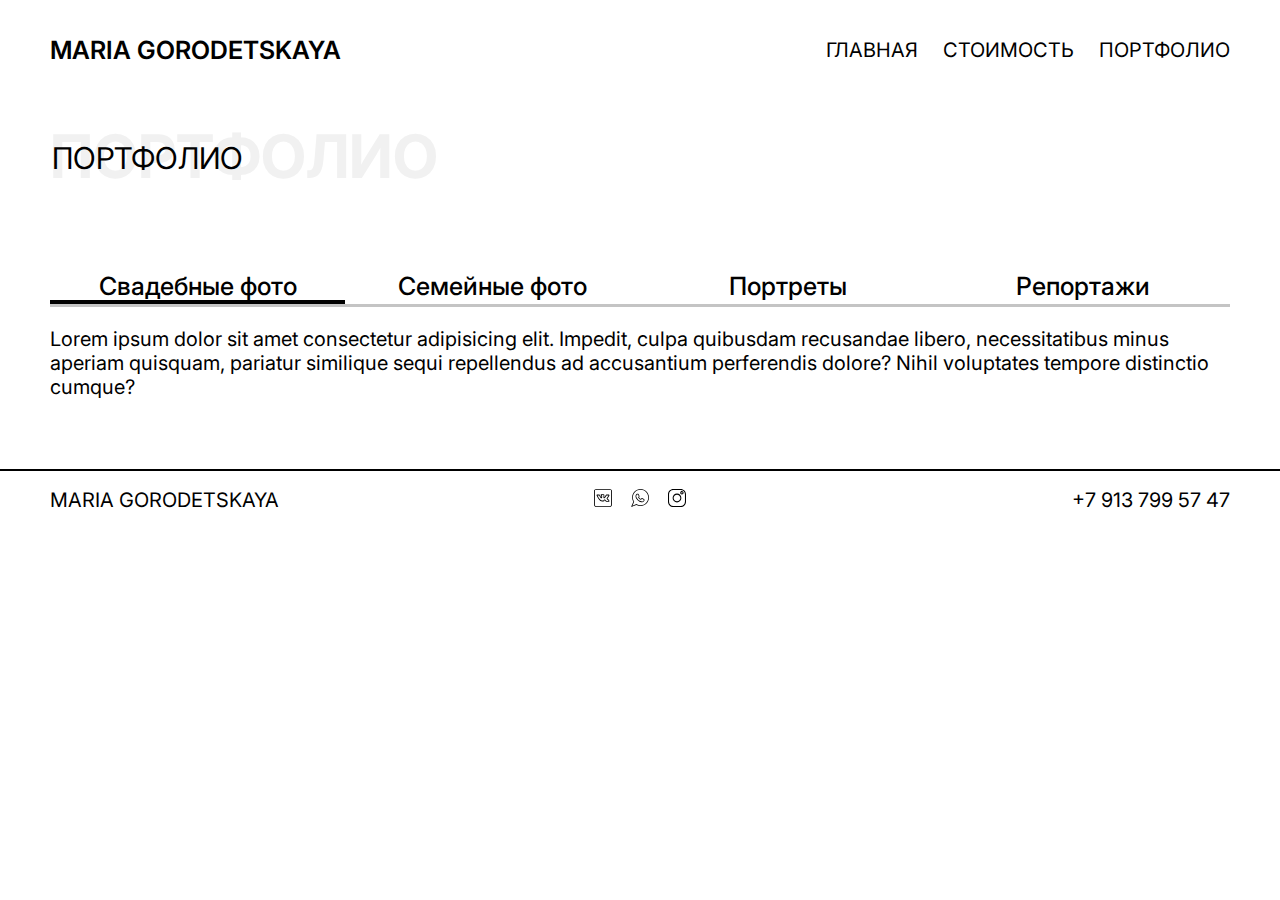
<file: portfolio.html>
<!DOCTYPE html>
<html lang="en">
<head>
    <meta charset="UTF-8">
    <meta http-equiv="X-UA-Compatible" content="IE=edge">
    <meta name="viewport" content="width=device-width, initial-scale=1.0">
    
    <link rel="stylesheet" href="style/potfolio.css">
    <link href="https://fonts.googleapis.com/css?family=Inter:regular,700,500,600" rel="stylesheet" />
    <title>MARIA GORODETSKAYA</title>
</head>
<body>
    <div class="conteiner">
        <header class="header">
            <div class="wrapper">
                <div class="header_body">
                    <a href="index.html" class="header_logo">
                        MARIA GORODETSKAYA
                    </a>
                    <div class="header_burger">
                        <span></span>
                    </div>
                    <nav class="header_menu">
                        <ul class="header_list">
                            <li>
                                <a href="index.html" class="header_link">ГЛАВНАЯ</a>
                            </li>
                            <li>
                                <a href="stoim.html" class="header_link">СТОИМОСТЬ</a>
                            </li>
                            <li>
                                <a href="portfolio.html" class="header_link">ПОРТФОЛИО
                                </a>
                            </li>
                        </ul>
                        <div class="bug_foot">
                            <div class="line"></div>
                            <div class="bug_nav">
                                <div class="it2">
                                    <a href="https://vk.com/public211343869" target="_blank"><img src="img/vk.svg" alt=""></a>
                                    <a href="https://wa.me/79137995747" target="_blank" style="margin-left: 14px;"><img src="img/wt.svg" alt=""></a>
                                    <a href="https://instagram.com/masha_gorodetskaya.ph?utm_medium=copy_link" target="_blank" style="margin-left: 14px;"><img src="img/inst.svg" alt=""></a>
                                </div>
                                <div class="bug_line"></div>
                                <a href="tel:+79137995747" type="tel">+7 913 799 57 47</a>
                            </div>
                        </div>
                    </nav>
                </div>
            </div>
        </header>

        <div class="main">
            <div class="wrapper">
                <div class="tx">
                    <h1>ПОРТФОЛИО</h1>
                    <h2>ПОРТФОЛИО</h2>
                </div>

                <div class="tab">
                    <nav class="tabs_items">
                        <div class="tabs_item active" data-tab ="tab-1">Свадебные фото</div>
                        <div class="tabs_item" data-tab ="tab-2">Семейные фото</div>
                        <div class="tabs_item" data-tab ="tab-3">Портреты</div>
                        <div class="tabs_item" data-tab ="tab-4">Репортажи</div>
                    </nav>
                    <div class="tabs_body">
                        <div class="tabs_block tab-1 active" id="tab_01">
                            Lorem ipsum dolor sit amet consectetur adipisicing elit. Impedit, culpa quibusdam recusandae libero, necessitatibus minus aperiam quisquam, pariatur similique sequi repellendus ad accusantium perferendis dolore? Nihil voluptates tempore distinctio cumque?
                        </div>
                        <div class="tabs_block tab-2" id="tab_02">
                            Lorem ipsum dolor sit amet consectetur adipisicing elit.
                        </div>
                        <div class="tabs_block tab-3" id="tab_03">
                            Lorem ipsum dolor sit amet consectetur adipisicing elit. Impedit, culpa quibusdam recusandae libero,
                        </div>
                        <div class="tabs_block tab-4" id="tab_04">
                            Lorem, ipsum dolor sit amet consectetur adipisicing elit. Voluptates vitae accusamus quibusdam sit, excepturi, eligendi quidem, sed architecto sint minima quaerat mollitia debitis facilis dolorem adipisci iusto vel omnis non.
                            Vitae fugiat aspernatur dolorem incidunt, iusto illo veniam dignissimos, culpa tenetur totam repudiandae ducimus fugit voluptatum ratione accusantium provident pariatur. Illo provident eaque voluptates doloremque voluptatem molestias ipsum officia eius?
                            Reprehenderit officia sunt quasi eaque quia. Expedita possimus illum voluptate aspernatur saepe voluptatem eius illo. Perferendis quas aliquid impedit. Modi odit omnis adipisci dolorem inventore et ut, quidem atque possimus.
                            Eius maxime sed provident, sint temporibus dolorum aliquid consequatur tempore soluta rem beatae officia mollitia dolores delectus sapiente fugiat. Quo assumenda amet repudiandae voluptatum autem suscipit odio unde quis quidem!
                            Laudantium possimus hic unde ullam, alias aliquid magnam consequatur harum temporibus non iure nihil incidunt, iusto quis porro? Ea illum maiores quod quo non, dignissimos laudantium veritatis quae aut eius!
                        </div>
                    </div>

                </div>
            </div>
        </div>

        <footer>
            <div class="line"></div>
            <div class="foot">
                <div class="it1"><span>MARIA GORODETSKAYA</span></div>
                <div class="it2">
                    <a href="https://vk.com/public211343869" target="_blank"><img src="img/vk.svg" alt=""></a>
                    <a href="https://wa.me/79137995747" target="_blank" style="margin-left: 14px;"><img src="img/wt.svg" alt=""></a>
                    <a href="https://instagram.com/masha_gorodetskaya.ph?utm_medium=copy_link" target="_blank" style="margin-left: 14px;"><img src="img/inst.svg" alt=""></a>
                </div>
                <div class="it3"><a href="tel:+79137995747" type="tel">+7 913 799 57 47</a></div>
            </div>
        </footer>
    </div>
    <script src="jquery-3.6.0.min.js"></script>
    <script src="bg.js"></script>
</body>
</html>
</file>
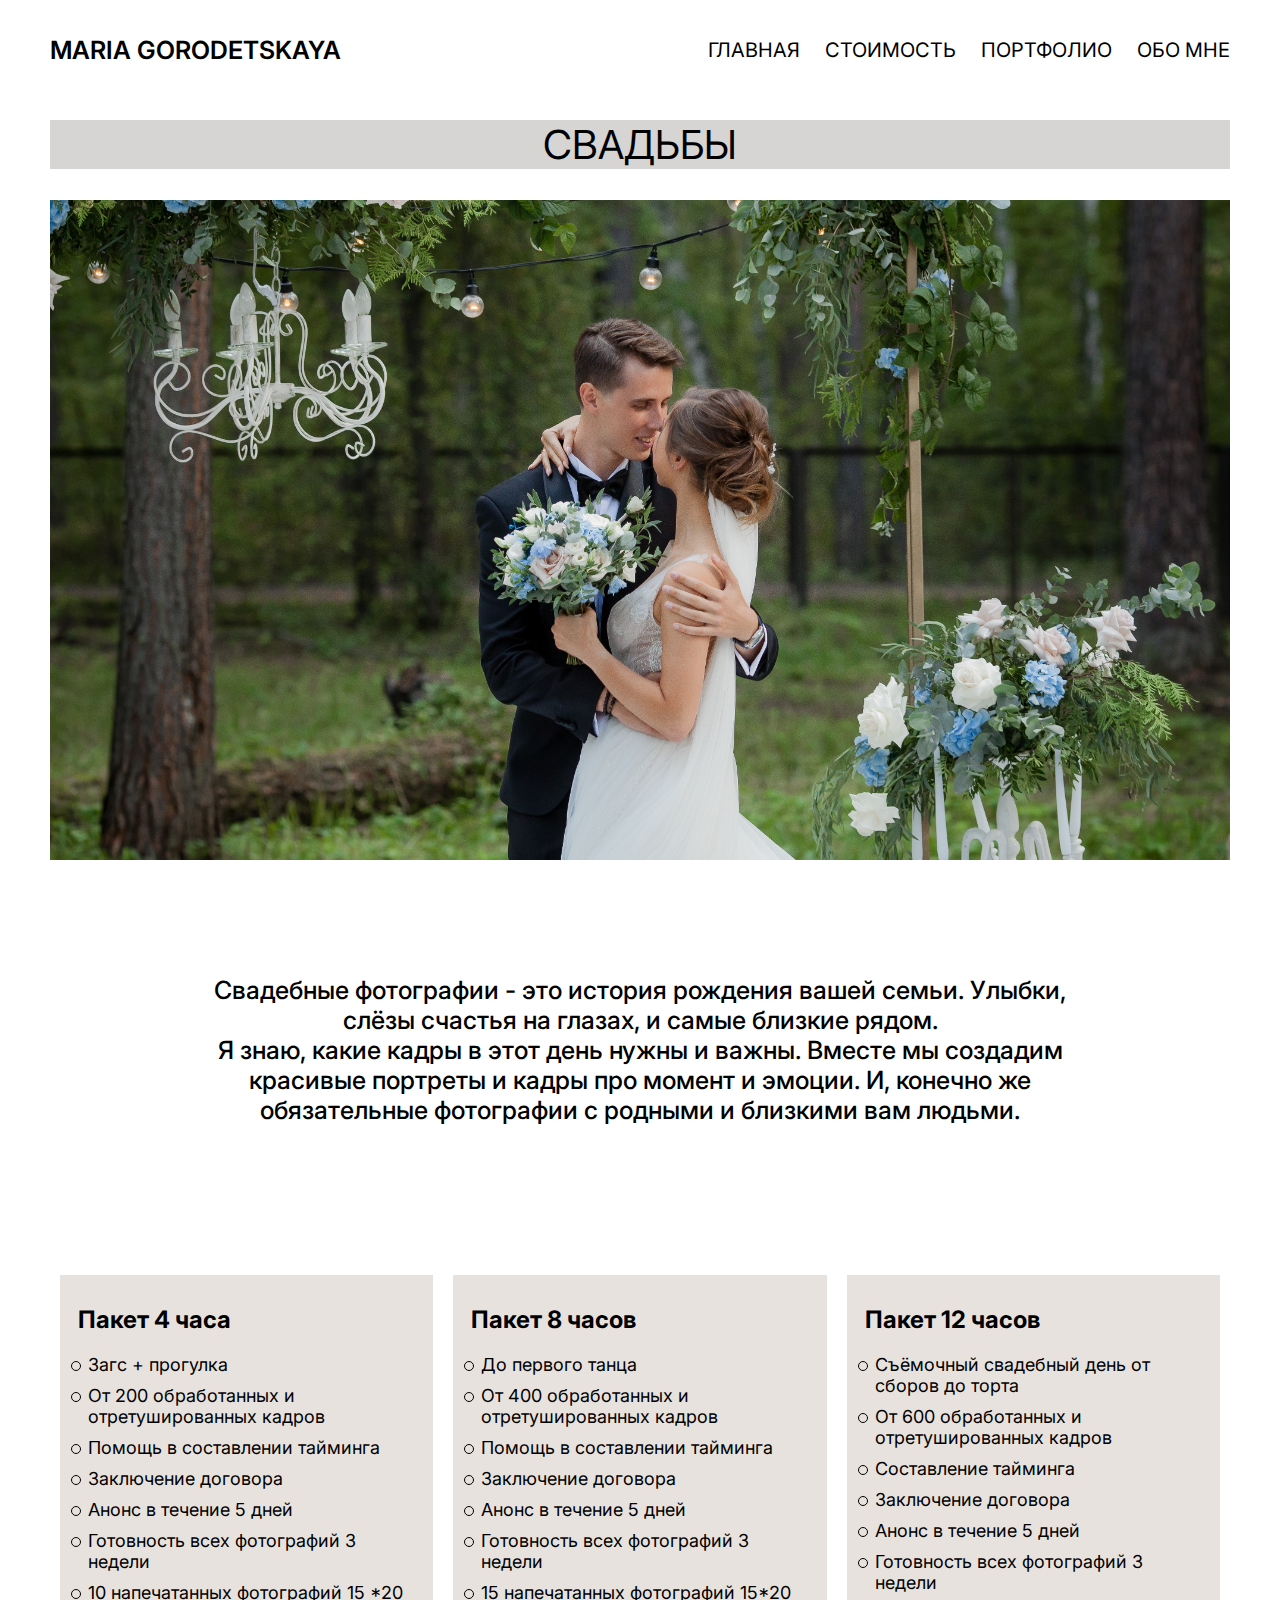
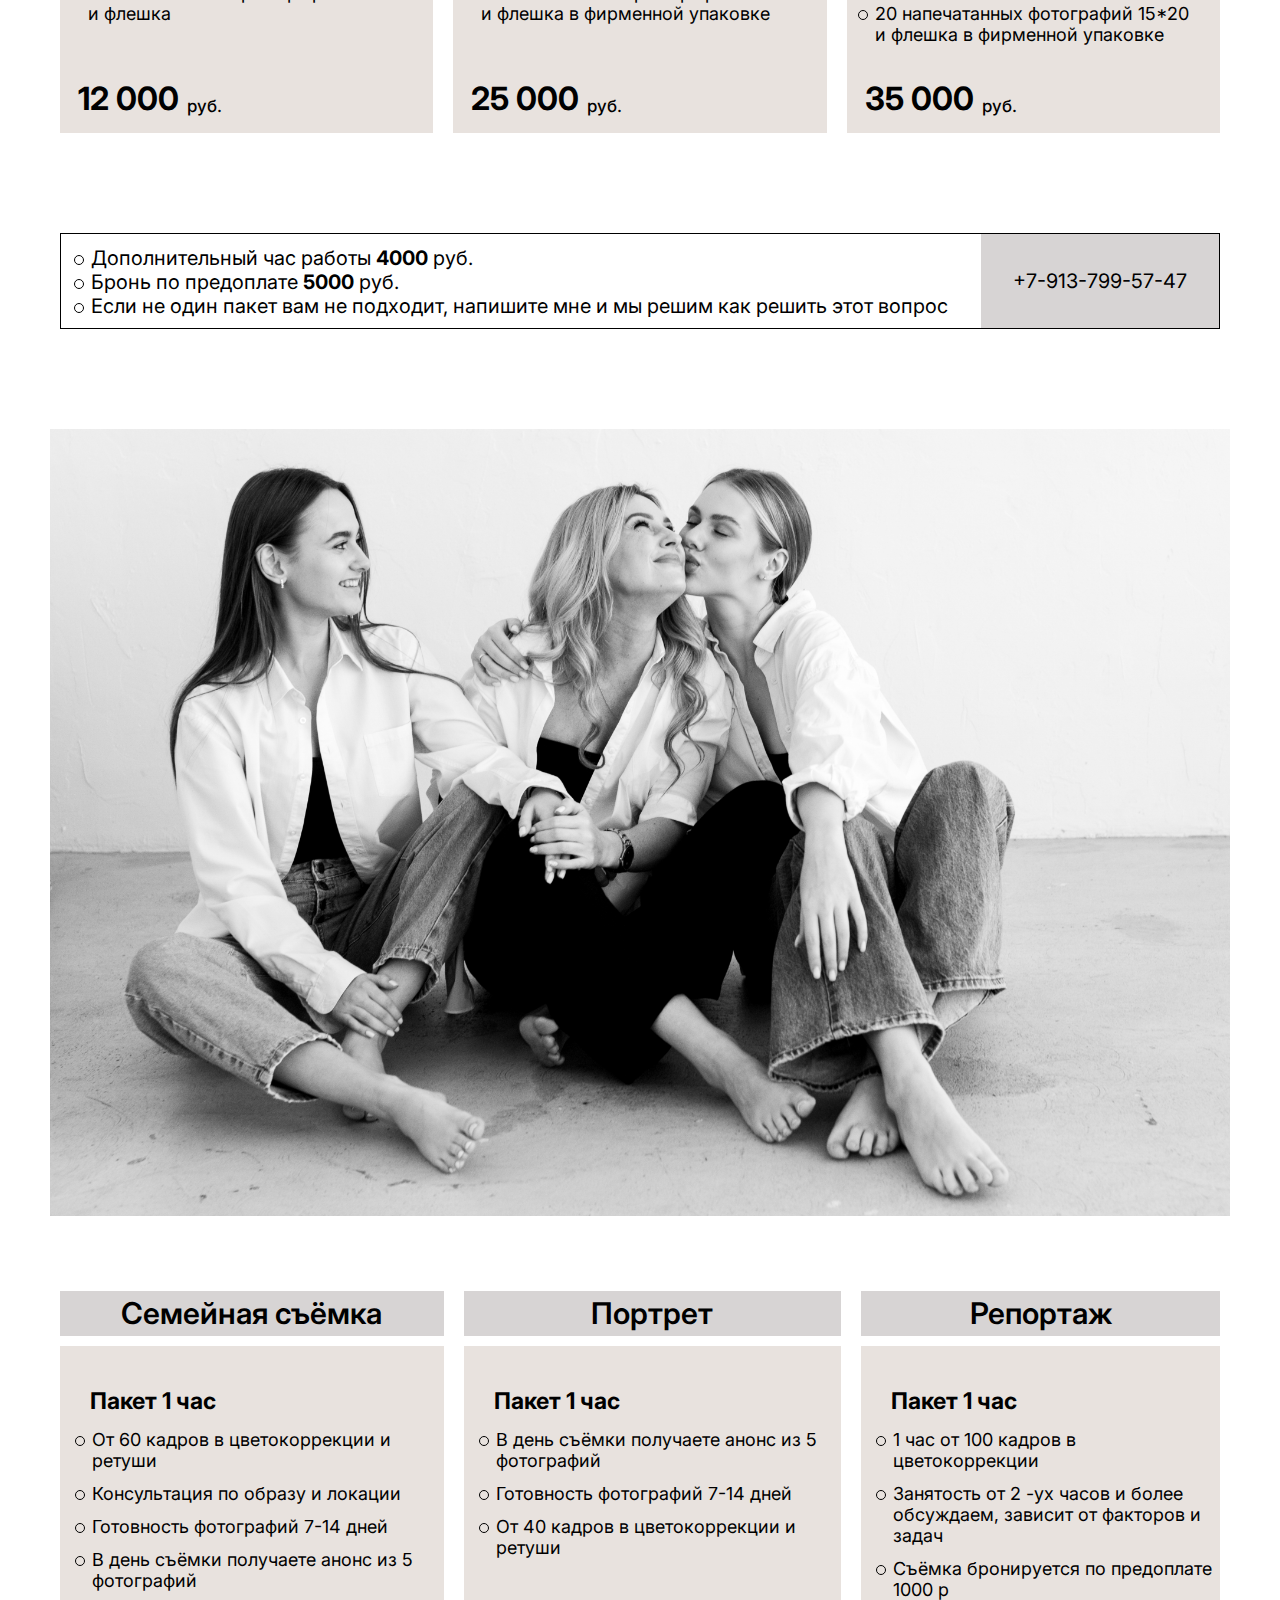
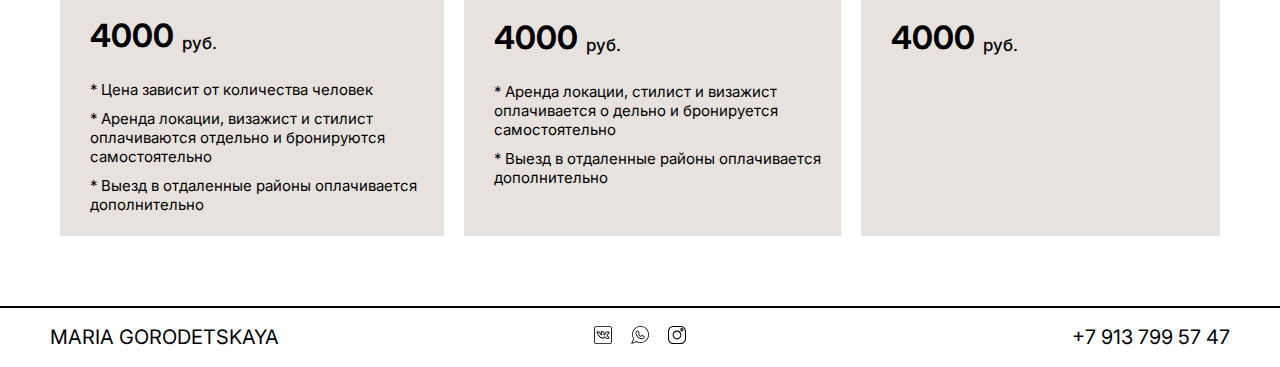
<file: stoim.html>
<!DOCTYPE html>
<html lang="en">
<head>
    <meta charset="UTF-8">
    <meta http-equiv="X-UA-Compatible" content="IE=edge">
    <meta name="viewport" content="width=device-width, initial-scale=1.0">
    
    <link rel="stylesheet" href="style/stoim.css">
    <link href="https://fonts.googleapis.com/css?family=Inter:regular,500,600" rel="stylesheet" />
    <title>MARIA GORODETSKAYA</title>
</head>
<body>
    <div class="conteiner">
        <header class="header">
            <div class="wrapper">
                <div class="header_body">
                    <a href="index.html" class="header_logo">
                        MARIA GORODETSKAYA
                    </a>
                    <div class="header_burger">
                        <span></span>
                    </div>
                    <nav class="header_menu">
                        <ul class="header_list">
                            <li>
                                <a href="index.html" class="header_link">ГЛАВНАЯ</a>
                            </li>
                            <li>
                                <a href="stoim.html" class="header_link">СТОИМОСТЬ</a>
                            </li>
                            <li>
                                <a href="portfolio.html" class="header_link">ПОРТФОЛИО
                                </a>
                            </li>
                            <li>
                                <a href="about.html" class="header_link">ОБО МНЕ</a>
                            </li>
                        </ul>
                        <div class="bug_foot">
                            <div class="line"></div>
                            <div class="bug_nav">
                                <div class="it2">
                                    <a href="https://vk.com/public211343869" target="_blank"><img src="img/vk.svg" alt=""></a>
                                    <a href="https://wa.me/79137995747" target="_blank" style="margin-left: 14px;"><img src="img/wt.svg" alt=""></a>
                                    <a href="https://instagram.com/masha_gorodetskaya.ph?utm_medium=copy_link" target="_blank" style="margin-left: 14px;"><img src="img/inst.svg" alt=""></a>
                                </div>
                                <div class="bug_line"></div>
                                <a href="tel:+79137995747" type="tel">+7 913 799 57 47</a>
                            </div>
                        </div>
                    </nav>
                </div>
            </div>
        </header>

        <div class="main">
            <div class="svad">
                <div class="svad_foto">
                    <h1>СВАДЬБЫ</h1>
                    <img src="img/sv.jpg" id="sv">
                </div>
                <div class="bl">
                    <div class="bl_wr">
                        <p>Свадебные фотографии - это история рождения вашей семьи. Улыбки, слёзы счастья на глазах, и самые близкие рядом.
                            <br>
                            Я знаю, какие кадры в этот день нужны и важны. Вместе мы создадим красивые портреты и кадры про момент и эмоции. И, конечно же обязательные фотографии с родными и близкими вам людьми.</p>
                    </div>
                </div>
                <div class="pak">
                    <div class="pak_">
                        <div class="pak_1">
                            <h1>Пакет 4 часа</h1>
                            <ul style="list-style: url(img/ul.svg);">
                                <li class="pak_list">Загс + прогулка</li>
                                <li class="pak_list">От 200 обработанных и отретушированных кадров</li>
                                <li class="pak_list">Помощь в составлении тайминга</li>
                                <li class="pak_list">Заключение договора</li>
                                <li class="pak_list">Анонс в течение 5 дней</li>
                                <li class="pak_list">Готовность всех фотографий 3 недели</li>
                                <li class="pak_list">10 напечатанных фотографий 15 *20 и флешка</li>
                            </ul>
                            <div class="cen"><h2>12 000</h2><p>&#160 руб.</p></div>
                        </div>
                        <div class="pak_1">
                            <h1>Пакет 8 часов</h1>
                            <ul style="list-style: url(img/ul.svg);">
                                <li class="pak_list">До первого танца</li>
                                <li class="pak_list">От 400 обработанных и отретушированных кадров</li>
                                <li class="pak_list">Помощь в составлении тайминга</li>
                                <li class="pak_list">Заключение договора</li>
                                <li class="pak_list">Анонс в течение 5 дней</li>
                                <li class="pak_list">Готовность всех фотографий 3 недели</li>
                                <li class="pak_list">15 напечатанных фотографий 15*20 и флешка в фирменной  упаковке</li>
                            </ul>
                            <div class="cen"><h2>25 000</h2><p>&#160 руб.</p></div>
                        </div>
                        <div class="pak_1">
                            <h1>Пакет 12 часов</h1>
                            <ul style="list-style: url(img/ul.svg);">
                                <li class="pak_list">Съёмочный свадебный день от сборов до торта</li>
                                <li class="pak_list">От 600 обработанных и отретушированных кадров</li>
                                <li class="pak_list">Составление тайминга</li>
                                <li class="pak_list">Заключение договора</li>
                                <li class="pak_list">Анонс в течение 5 дней</li>
                                <li class="pak_list">Готовность всех фотографий 3 недели</li>
                                <li class="pak_list">20 напечатанных фотографий 15*20 и флешка в фирменной упаковке</li>
                            </ul>
                            <div class="cen"><h2>35 000</h2><p>&#160 руб.</p></div>
                        </div>
                    </div>

                    <div class="zap">
                        <div class="zap_txt">
                            <ul style="list-style: url(img/ul.svg);">
                                <li class="zap_link">Дополнительный час работы <span>4000</span> руб.</li>
                                <li class="zap_link">Бронь по предоплате <span>5000</span> руб.</li>
                                <li class="zap_link">Если не один пакет вам не подходит, напишите мне и мы решим как решить этот вопрос</li>
                            </ul>
                        </div>
                        <div class="zap_tel">
                            <a href="tel:+79137995747">
                                <div class="zap_btn"><p>+7-913-799-57-47</p></div>
                            </a>
                        </div>
                    </div>
                </div>
            </div>

            <div class="ost">
                <img src="img/ost.jpg" id="ost_img">
                <div class="ost_pak">
                    <div class="ost_it">
                        <div id="ost_it_h">Семейная  съёмка</div>
                        <div class="ost_item">
                            
                            <h1>Пакет 1 час</h1>
                            <ul style="list-style: url(img/ul.svg);">
                                <li>От 60 кадров в цветокоррекции и ретуши</li>
                                <li>Консультация по образу и локации</li>
                                <li>Готовность фотографий 7-14 дней</li>
                                <li>В день съёмки получаете анонс из 5 фотографий</li>
                            </ul>
                            <div class="cen" id="cen_1"><h2>4000</h2><p>&#160 руб.</p></div>
                            <div class="ps">
                                <p>* Цена зависит от количества человек</p>
                                <p>* Аренда локации, визажист и стилист оплачиваются отдельно и бронируются самостоятельно </p>
                                <p>* Выезд в отдаленные районы оплачивается дополнительно 
                                </p>
                            </div>
                        </div>
                    </div>
                    <div class="ost_it">
                        <div id="ost_it_h">Портрет</div>
                        <div class="ost_item">
                            <h1>Пакет 1 час</h1>
                            <ul style="list-style: url(img/ul.svg);">
                                <li>В день съёмки получаете анонс из 5 фотографий</li>
                                <li>Готовность фотографий 7-14 дней</li>
                                <li>От 40 кадров в цветокоррекции и ретуши</li>
                            </ul>
                            <div class="cen" id="cen_2"><h2>4000</h2><p>&#160 руб.</p></div>
                            <div class="ps">
                                <p>* Аренда локации, стилист и визажист оплачивается о дельно и бронируется самостоятельно </p>
                                <p>* Выезд в отдаленные районы оплачивается дополнительно</p>
                            </div>
                        </div>
                    </div>
                    <div class="ost_it">
                        <div id="ost_it_h">Репортаж</div>
                        <div class="ost_item">
                            <h1>Пакет 1 час</h1>
                            <ul style="list-style: url(img/ul.svg);">
                                <li>1 час от 100 кадров в цветокоррекции</li>
                                <li>Занятость от 2 -ух часов и более обсуждаем, зависит от факторов и задач</li>
                                <li>Съёмка бронируется по предоплате 1000 р</li>
                            </ul>
                            <div class="cen" id="cen_3"><h2>4000</h2><p>&#160 руб.</p></div>
                        </div>
                    </div>
                </div>
            </div>

        </div>

        <footer>
            <div class="line"></div>
            <div class="foot">
                <div class="it1"><span>MARIA GORODETSKAYA</span></div>
                <div class="it2">
                    <a href="https://vk.com/public211343869" target="_blank"><img src="img/vk.svg" alt=""></a>
                    <a href="https://wa.me/79137995747" target="_blank" style="margin-left: 14px;"><img src="img/wt.svg" alt=""></a>
                    <a href="https://instagram.com/masha_gorodetskaya.ph?utm_medium=copy_link" target="_blank" style="margin-left: 14px;"><img src="img/inst.svg" alt=""></a>
                </div>
                <div class="it3"><a href="tel:+79137995747" type="tel">+7 913 799 57 47</a></div>
            </div>
        </footer>
    </div>
    <script src="jquery-3.6.0.min.js"></script>
    <script src="bg.js"></script>
</body>
</html>
</file>
<file: style/potfolio.css>
html,body{
    height: 100%;
    max-width: 100%;
    padding: 0;
    margin: 0;
    font-size: 20px;
    font-family: inter;
}
a{
    text-decoration: none;
    color: black;
}
.conteiner{
    overflow: hidden;
    margin: 0 auto;
    min-height: 100%;
    display: flex;
    flex-direction: column;
}
.main{
    margin-top: 120px;
}
/*----*/
footer{
    margin-top: 70px;
    width: 100%;
    height: 100%;
}
.line{
    width: 100%;
    height: 2px;
    background: #000;
}
.foot{
    padding: 0 15px;
    margin: 0 auto;
    height: 59px;
    max-width: 1180px;
    display:flex;
}
.foot span{
    line-height: 59px;
}
.it1{
    width: 229px;
    float: left;
}
.it2{
    align-items: center;
    margin: 0 auto;
    line-height: 59px;
}
.it3{
    width: 229px;
    text-align: end;
    line-height: 59px;
}


/**-----*/

/*header*/
.header_burger{
    display: none;
}


.header_logo{
    font-weight: 600;
    font-size: 25px;
    position: relative;
    z-index: 3;
}
.header{
    position: fixed;
    width: 100%;
    top: 0;
    left: 0;
    z-index: 50;
}
.header::before{
    content: '';
    position: absolute;
    top: 0;
    left: 0;
    width: 100%;
    height: 100%;
    background-color: rgb(255, 255, 255);
    z-index: 2;
}
.header_body{
    position: relative;
    display: flex;
    justify-content: space-between;
    height: 100px;
    align-items: center;
}
.wrapper{
    max-width: 1180px;
    margin: 0 auto;
    padding: 0 15px;
}
.header_list{
    display: flex;
    position: relative;
    z-index: 2;
}
.header_list li{
    list-style: none;
    margin-left: 25px;
}
.header_link{
    font-size: 20px;
    font-weight: 400;
}
.bug_foot{
    display: none;
}
/*----*/
.tx{
    position: relative;
    margin-bottom: 80px;
}
.tx h1{
    margin: 0;
    font-weight: 700;
    font-size: 100px;
    color: #F1F1F1;
}
.tx h2{
    top: 37px;
    left: 5px;
    position: absolute;
    margin: 0;
    font-weight: 400;
    font-size: 38px;
}

.tab{
    max-width: 1180px;
}
.tabs_items{
    display: flex;
    border-bottom: 3px solid #C4C4C4;
}
.tabs_item{
    flex: 0 1 25%;
    text-align: center;
    cursor: pointer;
    font-weight: 500;
    font-size: 25px;
    line-height: 28px;
}
.tabs_item:hover{
    border-bottom: 4px solid black;
}
.tabs_item.active{
    border-bottom: 4px solid black; 
}
.tabs_block{
    display: none;
}
.tabs_block.active{
    display: block;
    margin-top: 20px;
}



.img_item_vb{
    width: 100%;
    grid-column: span 2;
}
.img_item_vb img{
    width: 100%;
}
.img_item_big{
    position: relative;
    overflow: hidden;
    max-height: 734px;
    grid-row: span 2;
}
.img_item_big img{
    width: 100%;
    position: absolute;
    top: 50%;
    left: 50%;
    transform: translate(-50%, -50%);
}
.img_item img{
    width: 100%;
}
.img{
    max-width: 1084px;
    margin: 0 auto;
    display: grid;
    gap: 20px;
    grid-template-columns: repeat(2,1fr);
}

@media screen and (max-width:9000px){
    .tx h1{
        font-size: 60px;
    }
    .tx h2{
        top: 20px;
        left: 2px;
        font-size: 30px;
    }
}
@media screen and (max-width:730px){
    .img{
        gap: 15px
    }
    .tabs_item{
        font-size: 20px;
    }
    .tx{
        margin-bottom: 20px;
    }
}
@media screen and (max-width:550px){
    .tabs_item{
        overflow: hidden;
        height: 35px;
        font-size: 18px;
    }
}
@media screen and (max-width:450px){
    .tabs_item{
        height: 30px;
        font-size: 14px;
    }
    .tx h1{
        font-size: 40px;
    }
    .tx h2{
        top: 15px;
        left: 2px;
        font-size: 25px;
    }
}
@media screen and (max-width:350px){
    .tabs_item{
        font-weight: 400;
        font-size: 12px;
    }
}


/*----*/
@media screen and (max-width:910px){
    .header_body{
        height: 70px;
    }
    .header_logo{
        font-size: 20px;
    }
    .header_link{
        font-size: 18px;
    }
    .main{
        margin-top: 70px;
    }
}
@media screen and (max-width: 880px){
    .head p{
        font-size: 20px;
    }
    .nav{
        font-size: 16px;
    }
}
@media screen and (max-width: 810px){
    body.lock{
        overflow: hidden;
    }
    .header_logo{
        margin: 0 auto;
    }
    .slick-dotted.slick-slider{
        margin-bottom: 15px;
    }
    .header_burger{
        display: block;
        position: relative;
        width: 30px;
        height: 20px;
        z-index: 3;
    }
    .header_burger span{
        position: absolute;
        width: 100%;
        height: 2px;
        background-color: #000;
        left: 0;
        top: 9px;
        transition: all 0.3s ease 0s;
    }
    .header_burger::before,
    .header_burger::after{
        content: '';
        background-color: black;
        position: absolute;
        width: 100%;
        height: 2px;
        left: 0;
        transition: all 0.3s ease 0s;
    }
    .header_burger.active::before{
        transform: rotate(45deg);
        top: 9px;
    }
    .header_burger.active::after{
        transform: rotate(-45deg);
        bottom: 9px;
    }
    .header_burger.active span{
        transform: scale(0);
    }
    .header_burger::before{
        top: 0;
    }
    .header_burger::after{
        bottom: 0;
    }
    .header_menu{
        position: fixed;
        top: -100%;
        left: 0;
        width: 100%;
        height: 100%;
        background-color: white;
        padding: 70px 0 0 0 ;
        transition: all 0.5s ease 0s;
        overflow: auto;
    }
    .header_menu.active{
        top: 0;
    }
    .header_list{
        display: block;
    }
    .header_list li{
        margin: 0 0 30px 0;
    }
    footer{
        display: none;
    }
    .bug_foot{
        display: block;
    }
    .bug_nav{
        width: 60%;
        margin: 10% auto;
        text-align: center;
    }
    .bug_line{
        height: 1px;
        width: 100%;
        background: #000;
        margin-top: 7px;
        margin-bottom: 7px;
    }
    .it2{
        line-height: normal;
    }
}
/*---*/
</file>
<file: style/stoim.css>
html,body{
    height: 100%;
    max-width: 100%;
    padding: 0;
    margin: 0;
    font-size: 20px;
    font-family: inter;
}
a{
    text-decoration: none;
    color: black;
}
.conteiner{
    overflow: hidden;
    margin: 0 auto;
    min-height: 100%;
    display: flex;
    flex-direction: column;
}
/*----*/
footer{
    margin-top: 70px;
    width: 100%;
    height: 100%;
}
.line{
    width: 100%;
    height: 2px;
    background: #000;
}
.foot{
    padding: 0 15px;
    margin: 0 auto;
    height: 59px;
    max-width: 1180px;
    display:flex;
}
.foot span{
    line-height: 59px;
}
.it1{
    width: 229px;
    float: left;
}
.it2{
    align-items: center;
    margin: 0 auto;
    line-height: 59px;
}
.it3{
    width: 229px;
    text-align: end;
    line-height: 59px;
}


/**-----*/

/*header*/
.header_burger{
    display: none;
}


.header_logo{
    font-weight: 600;
    font-size: 25px;
    position: relative;
    z-index: 3;
}
.header{
    position: fixed;
    width: 100%;
    top: 0;
    left: 0;
    z-index: 50;
}
.header::before{
    content: '';
    position: absolute;
    top: 0;
    left: 0;
    width: 100%;
    height: 100%;
    background-color: rgb(255, 255, 255);
    z-index: 2;
}
.header_body{
    position: relative;
    display: flex;
    justify-content: space-between;
    height: 100px;
    align-items: center;
}
.wrapper{
    max-width: 1180px;
    margin: 0 auto;
    padding: 0 15px;
}
.header_list{
    display: flex;
    position: relative;
    z-index: 2;
}
.header_list li{
    list-style: none;
    margin-left: 25px;
}
.header_link{
    font-size: 20px;
    font-weight: 400;
}
.bug_foot{
    display: none;
}
.main{
    margin-top: 120px;
}
/*----*/

.svad_foto{
    max-width: 1180px;
    margin: 0 auto;
}
#sv{
    width: 100%;
    height: 100%;
    margin-top: 31px;
}
.svad_foto h1{
    font-weight: 400;
    font-size: 40px;
    width: auto;
    text-align: center;
    background: #D7D4D4;
    margin:0 ;
}
.bl{
    margin-top: 60px;
    width: 100%;
}
.bl_wr{
    margin: 0 auto;
    max-width: 1180px;
    border: 1px solid white;
    border-width: 0px 1px;
    text-align: center;
}
.bl_wr p{
    max-width: 907px;
    max-height: 150px;
    margin:auto;
    padding: 50px 0;
    font-weight: 500;
    font-size: 25px;
}
.pak{
    max-width: 1180px;
    margin: 100px auto 0 auto;
}
.pak_{
    display: flex;
}
.pak_1{
    width: 348px;
    background: #E8E2DE;
    margin: 0 10px;
    padding: 30px 20px 0 18px;
}
.pak_1 h1{
    font-size: 24px;
    font-weight: 700;
    margin: 0;
}
.pak_1 ul{
    padding: 10px;
    margin: 0;
    min-height: 325px;
}
.pak_list{
    font-weight: 400;
    font-size: 18px;
    margin-top: 10px;
}
.cen{
    display: flex;
    font-weight: 500;
    font-size: 17px;
}
.cen h2{
    font-weight: 700;
    font-size: 32px;
    margin: 0;
}

.zap{
    margin: 100px 10px 0 10px;
    border: 1px solid black;
    display: grid;
    grid-template-columns: 1fr 238px;
}
.zap_tel{
    height: 100%;
    background: #D7D4D4;
}
.zap_btn{
    width: 100%;
    height: 100%;
    text-align: center;
    padding-top: 15%;
}
.zap_btn p{
    margin:0;
}
.zap_txt{
    padding: 12px 0px 10px 15px;
}
.zap_txt ul{
    margin: 0;
    padding-left: 15px;
}
.zap span{
    font-weight: 700;
}

.ost{
    max-width: 1180px;
    margin: 100px auto 0 auto;
}
#ost_img{
    width: 100%;
}
.ost_pak{
    width: 100%;
    margin-top: 70px;
    display: flex;
}
.ost_item{
    background: #E8E2DE;
    padding: 30px 0 30px 30px ;
    margin-top: 10px;
    height: 430px;
}
.ost_item h1{
    font-weight: 700;
    font-size: 23px;
    line-height: 20px;
}
#ost_it_h{
    text-align: center;
    margin: 0;
    font-weight: 600;
    font-size: 30px;
    line-height: 45px;
    padding: 0;
    background: #D7D4D4;
}
.ost_it{
    margin: 0 10px 0 10px; 
}
.ost_item ul{
    font-size: 18px;
    font-weight: 400;
    padding-left: 2px;
    
}
.ost_item li{
   margin-top: 12px;
}
.ps p{
    font-size: 15px;
    margin-top: 10px;
    margin-bottom: 0;
}
#cen_1{
    margin-top: 25px;
}
#cen_2{
    margin-top: 60px;
}


/*----*/
@media screen and (max-width:910px){
    .header_body{
        height: 70px;
    }
    .header_logo{
        font-size: 20px;
    }
    .header_link{
        font-size: 18px;
    }
    .main{
        margin-top: 70px;
    }
}
@media screen and (max-width: 880px){
    .head p{
        font-size: 20px;
    }
    .nav{
        font-size: 16px;
    }
}
@media screen and (max-width: 810px){
    body.lock{
        overflow: hidden;
    }
    .header_logo{
        margin: 0 auto;
    }
    .slick-dotted.slick-slider{
        margin-bottom: 15px;
    }
    .header_burger{
        display: block;
        position: relative;
        width: 30px;
        height: 20px;
        z-index: 3;
    }
    .header_burger span{
        position: absolute;
        width: 100%;
        height: 2px;
        background-color: #000;
        left: 0;
        top: 9px;
        transition: all 0.3s ease 0s;
    }
    .header_burger::before,
    .header_burger::after{
        content: '';
        background-color: black;
        position: absolute;
        width: 100%;
        height: 2px;
        left: 0;
        transition: all 0.3s ease 0s;
    }
    .header_burger.active::before{
        transform: rotate(45deg);
        top: 9px;
    }
    .header_burger.active::after{
        transform: rotate(-45deg);
        bottom: 9px;
    }
    .header_burger.active span{
        transform: scale(0);
    }
    .header_burger::before{
        top: 0;
    }
    .header_burger::after{
        bottom: 0;
    }
    .header_menu{
        position: fixed;
        top: -100%;
        left: 0;
        width: 100%;
        height: 100%;
        background-color: white;
        padding: 70px 0 0 0 ;
        transition: all 0.5s ease 0s;
        overflow: auto;
    }
    .header_menu.active{
        top: 0;
    }
    .header_list{
        display: block;
    }
    .header_list li{
        margin: 0 0 30px 0;
    }
    footer{
        display: none;
    }
    .bug_foot{
        display: block;
    }
    .bug_nav{
        width: 60%;
        margin: 10% auto;
        text-align: center;
    }
    .bug_line{
        height: 1px;
        width: 100%;
        background: #000;
        margin-top: 7px;
        margin-bottom: 7px;
    }
    .it2{
        line-height: normal;
    }
}
/*---*/

@media screen and (max-width: 1060px){
    #cen_3{
        margin-top: 40px;
    }
    .bl_wr p{
        font-size: 19px;
        padding: 10px;
    }
    .ost_item{
        height: 500px;
    }
}
@media screen and (max-width: 870px){
    #ost_it_h{
        font-size: 22px;
    }
    .ost_item{
        padding: 20px 5px 5px 25px;
    }
    .ost_item h1{
        margin-top: 0;
    }
    #cen_2{
        margin-top: 80px;
    }
    .ost_item li{
        margin-top: 5px;
    }
}
@media screen and (max-width: 830px){
    .ost_item{
        height: 550px;
    }
}
@media screen and (max-width: 810px){
    .main{
        margin-bottom: 100px;
    }
    .svad_foto h1{
        font-size: 30px;
        font-weight: 400;
    }
    .bl{
        margin-top: 30px;
    }
    .pak{
        margin-top: 50px;
    }
    .pak_{
        display: block;
    }
    .pak_1{
        margin: 30px auto;
        border: 0px;
    }
    .ost_pak{
        display: block;
    }
    .ost_it{
        width: 426px;
        margin: 50px auto 0 auto
    }
    .ost_item{
        height: 400px;
    }
    #cen_3{
        margin-top: 180px;
    }
    .bl_wr p{
        font-size: 14px;
    }
}
@media screen and (max-width: 610px){
    .zap{
        display: block;
        width: 90%;
        margin: 50px auto 0 auto;
    }
    .zap_btn{
        padding: 0;
    }
    .zap_btn p{
        line-height: 50px;
    }
}
@media screen and (max-width: 445px){
    .ost_it{
        width: 90%;
    }
    .pak_1{
        width: 80%;
    }
    .ost{
        margin-top: 40px;
    }
    .ost_pak{
        margin: 0;
    }
    .svad_foto h1{
        font-size: 25px;
    }
    #sv{
        margin-top: 20px;
    }
}
@media screen and (max-width: 420px){
    #cen_3{
        margin-top: 140px;
    }
    #cen_2{
        margin-top: 35px;
    }
    .ps p{
        margin-top: 0;
    }
    .zap_txt{
        font-size: 15px;
    }
}
@media screen and (max-width: 375px){
    .ost_item{
        height: 500px;
    }
}
</file>
